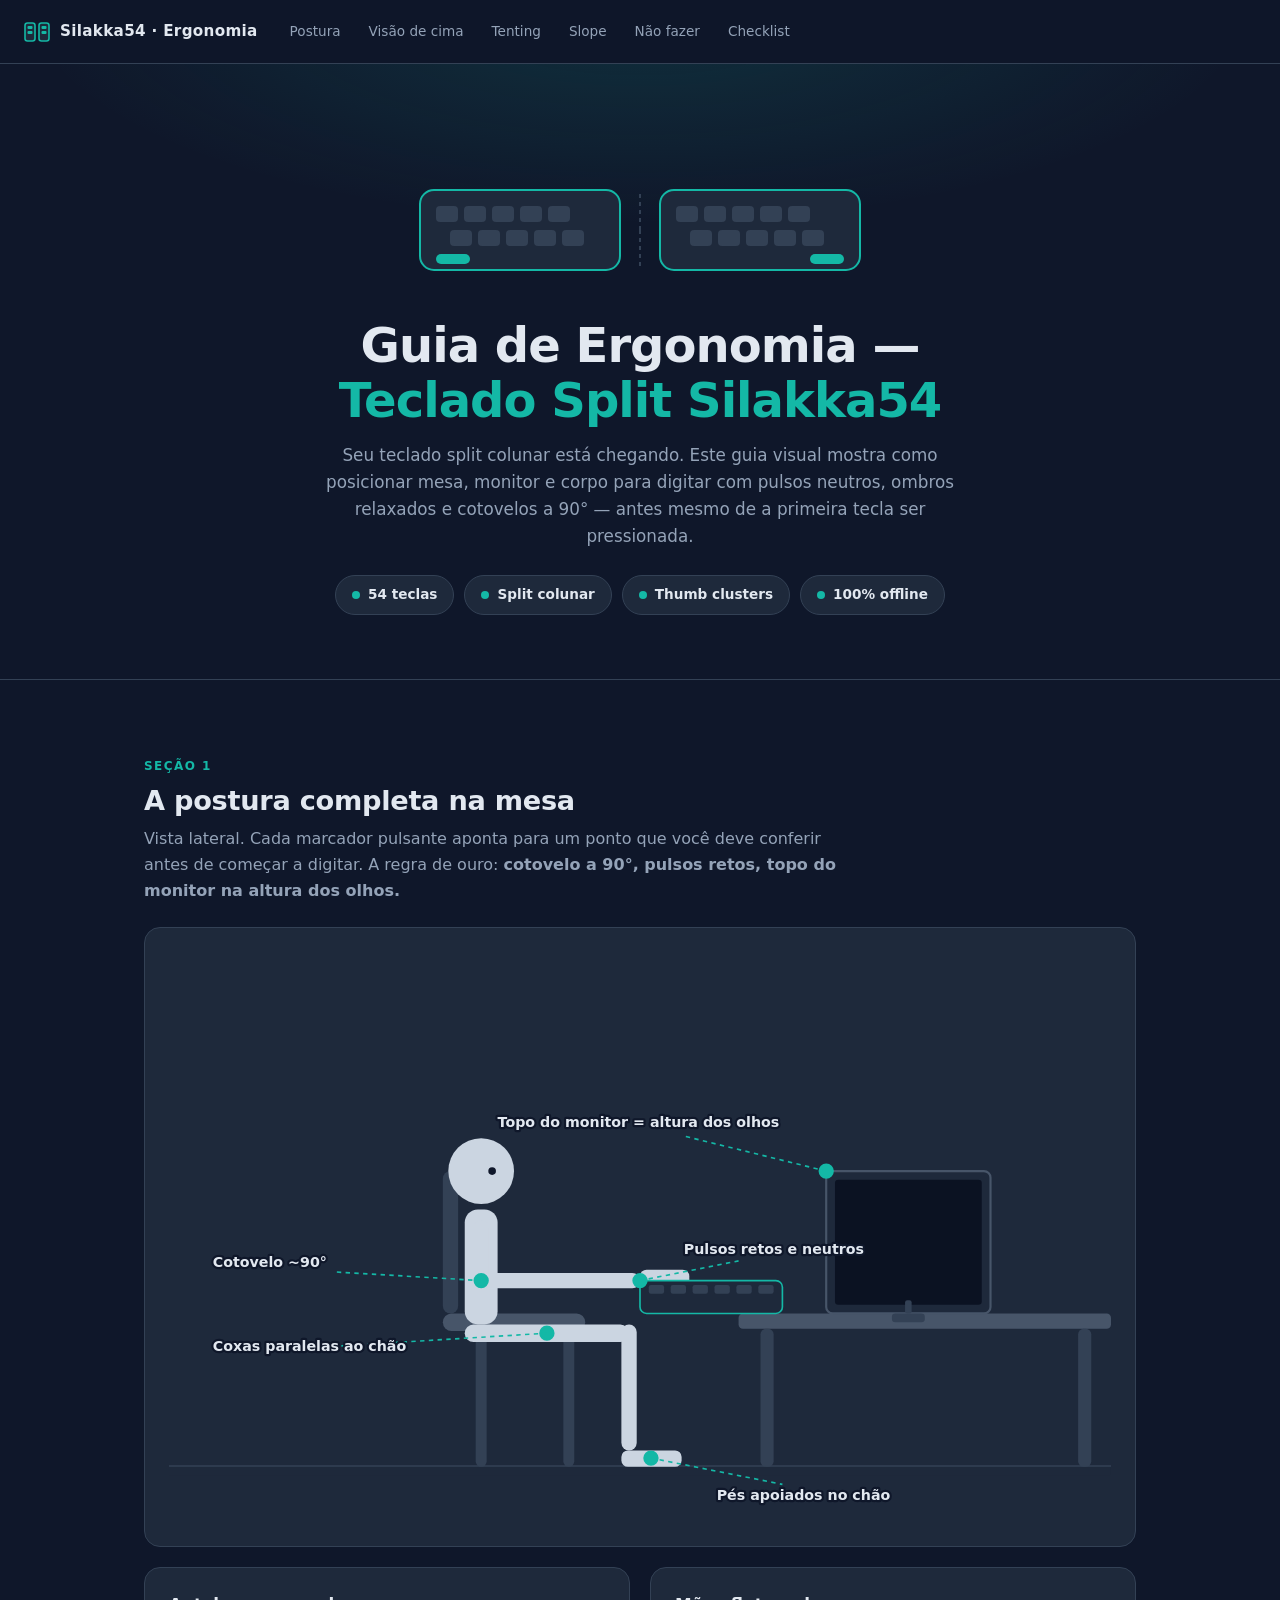
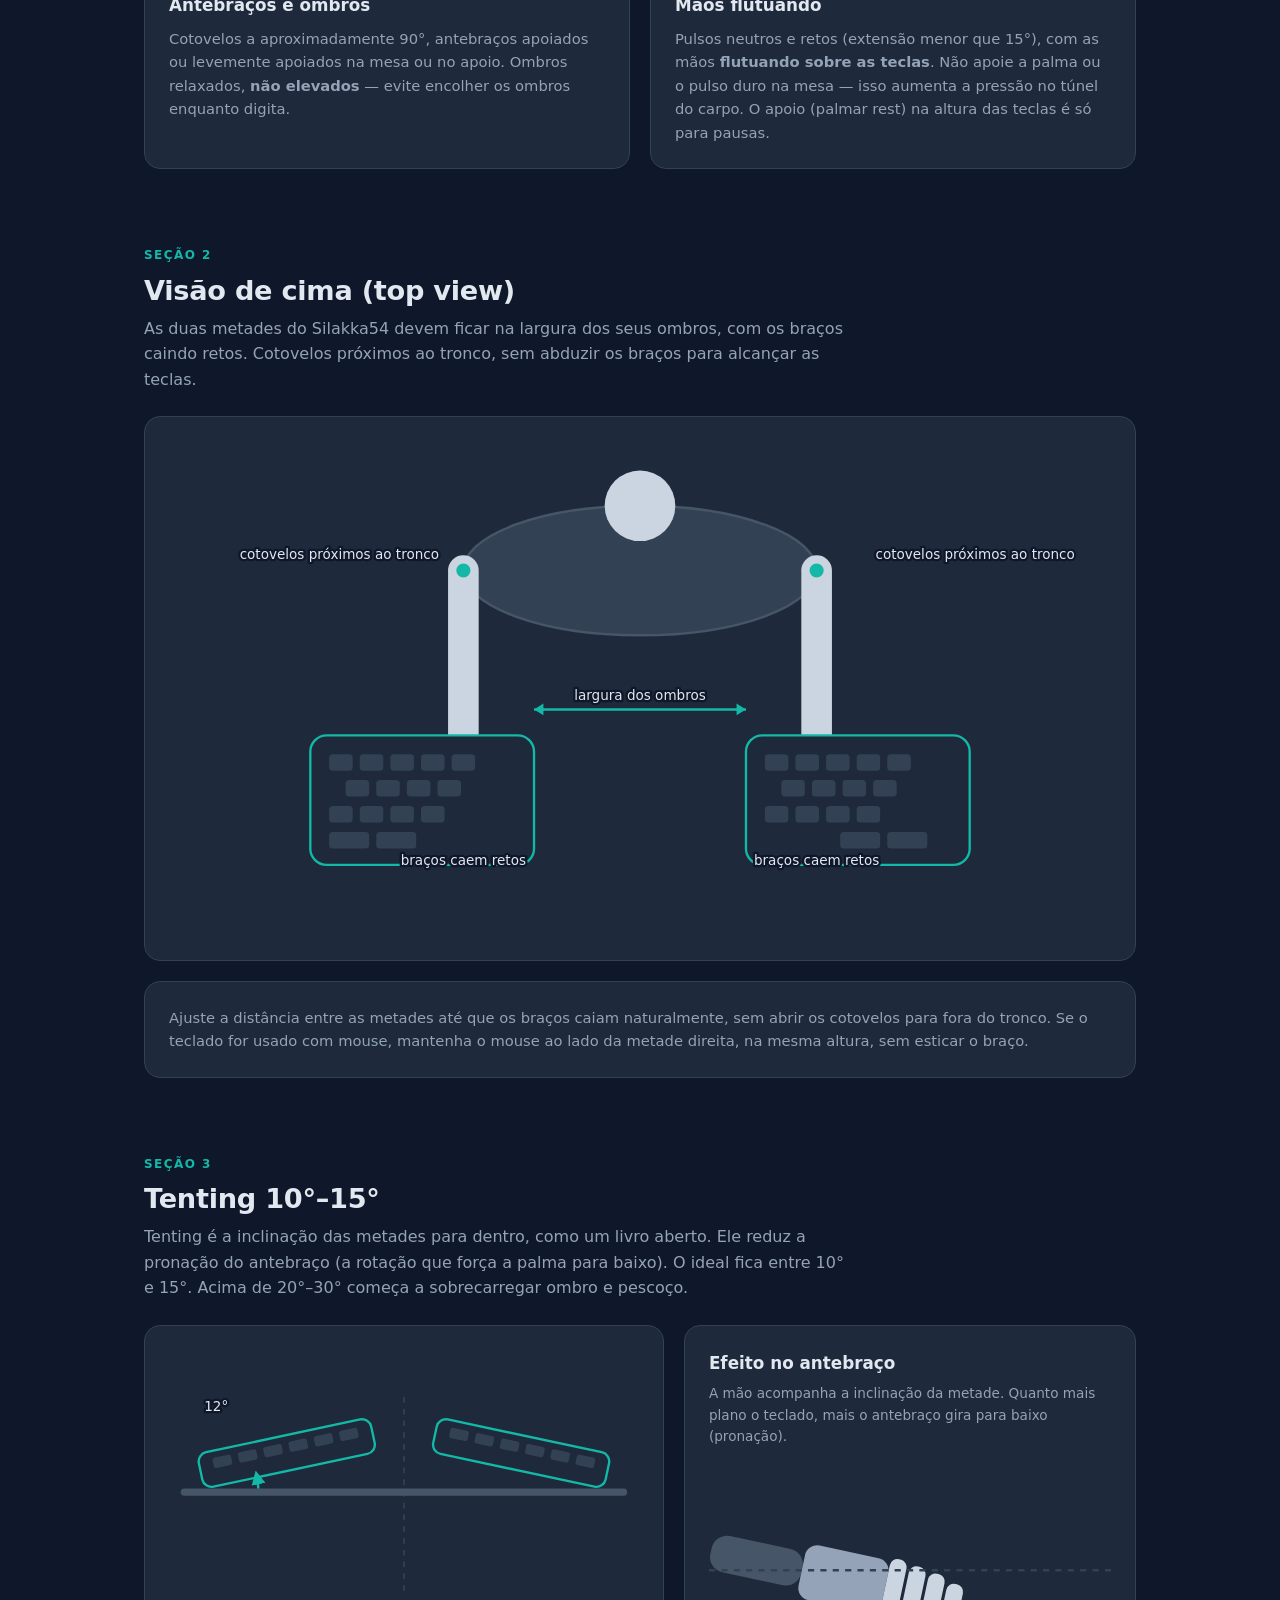
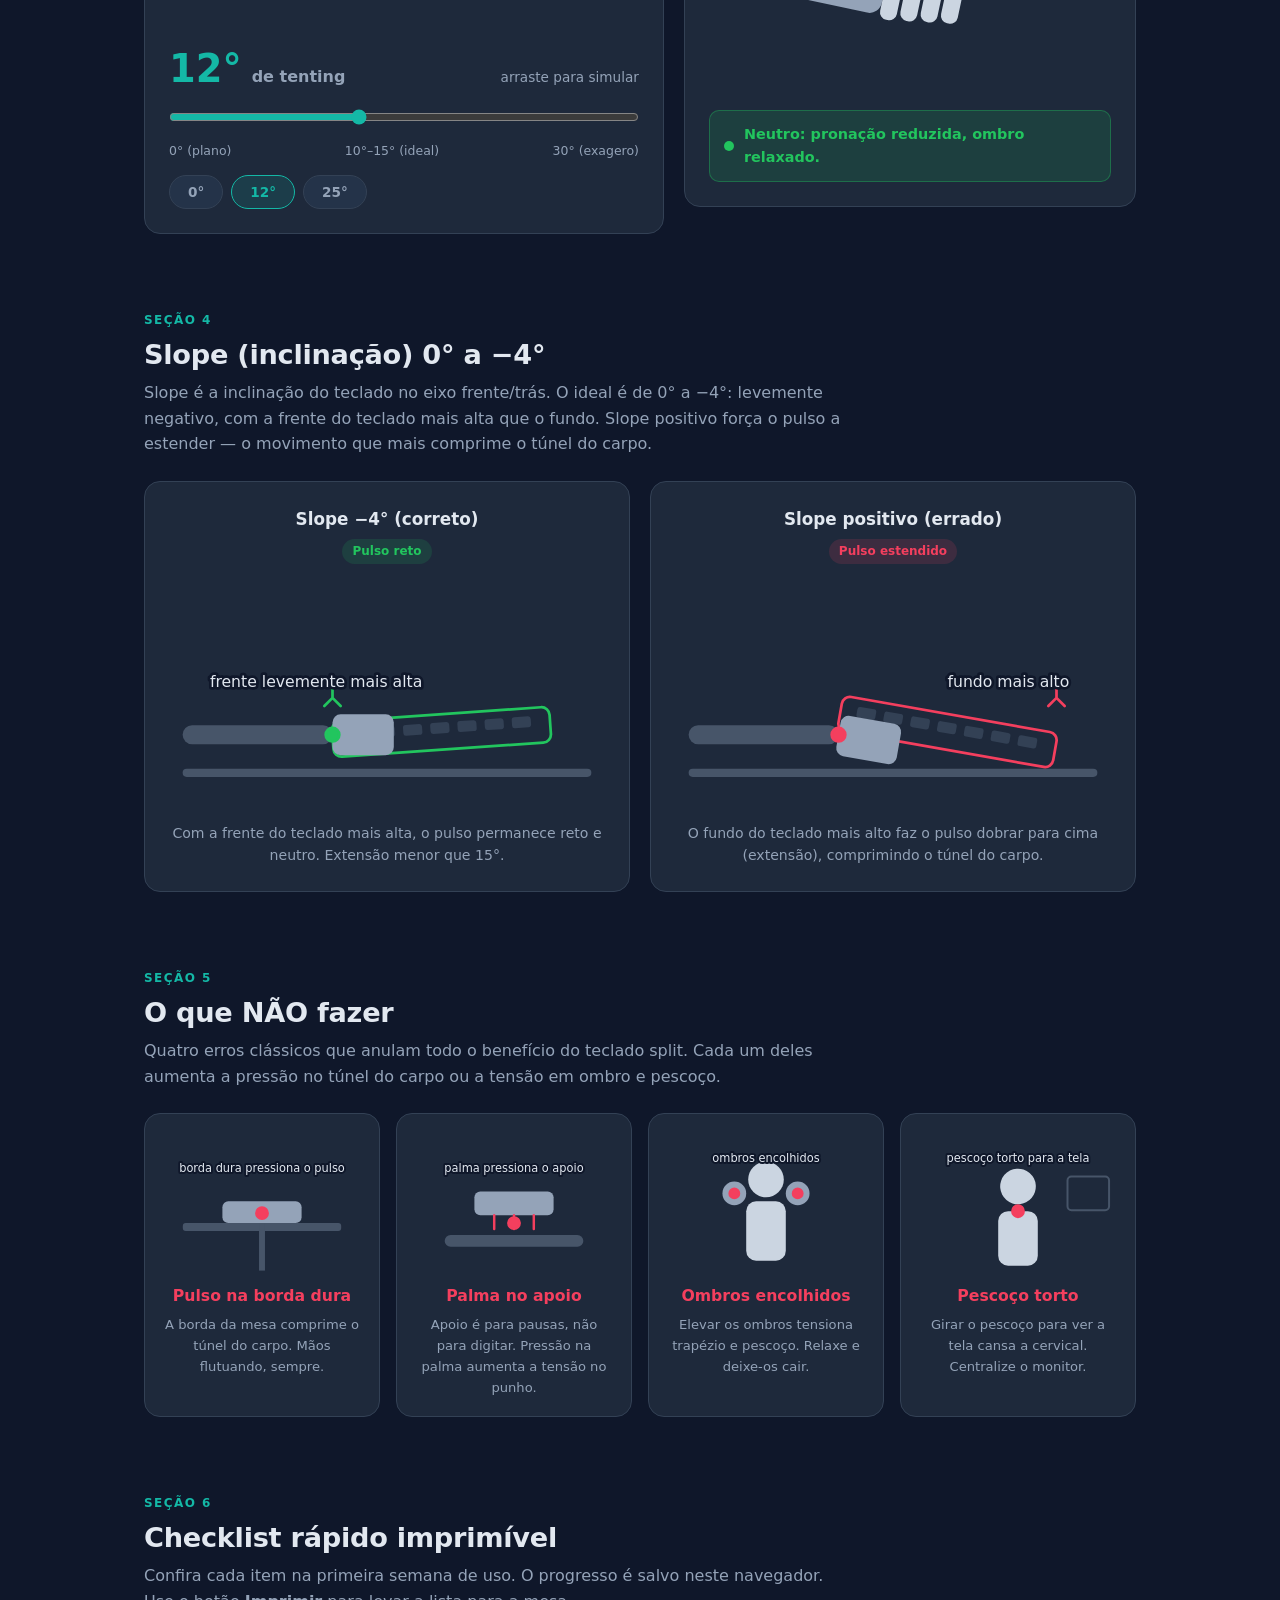
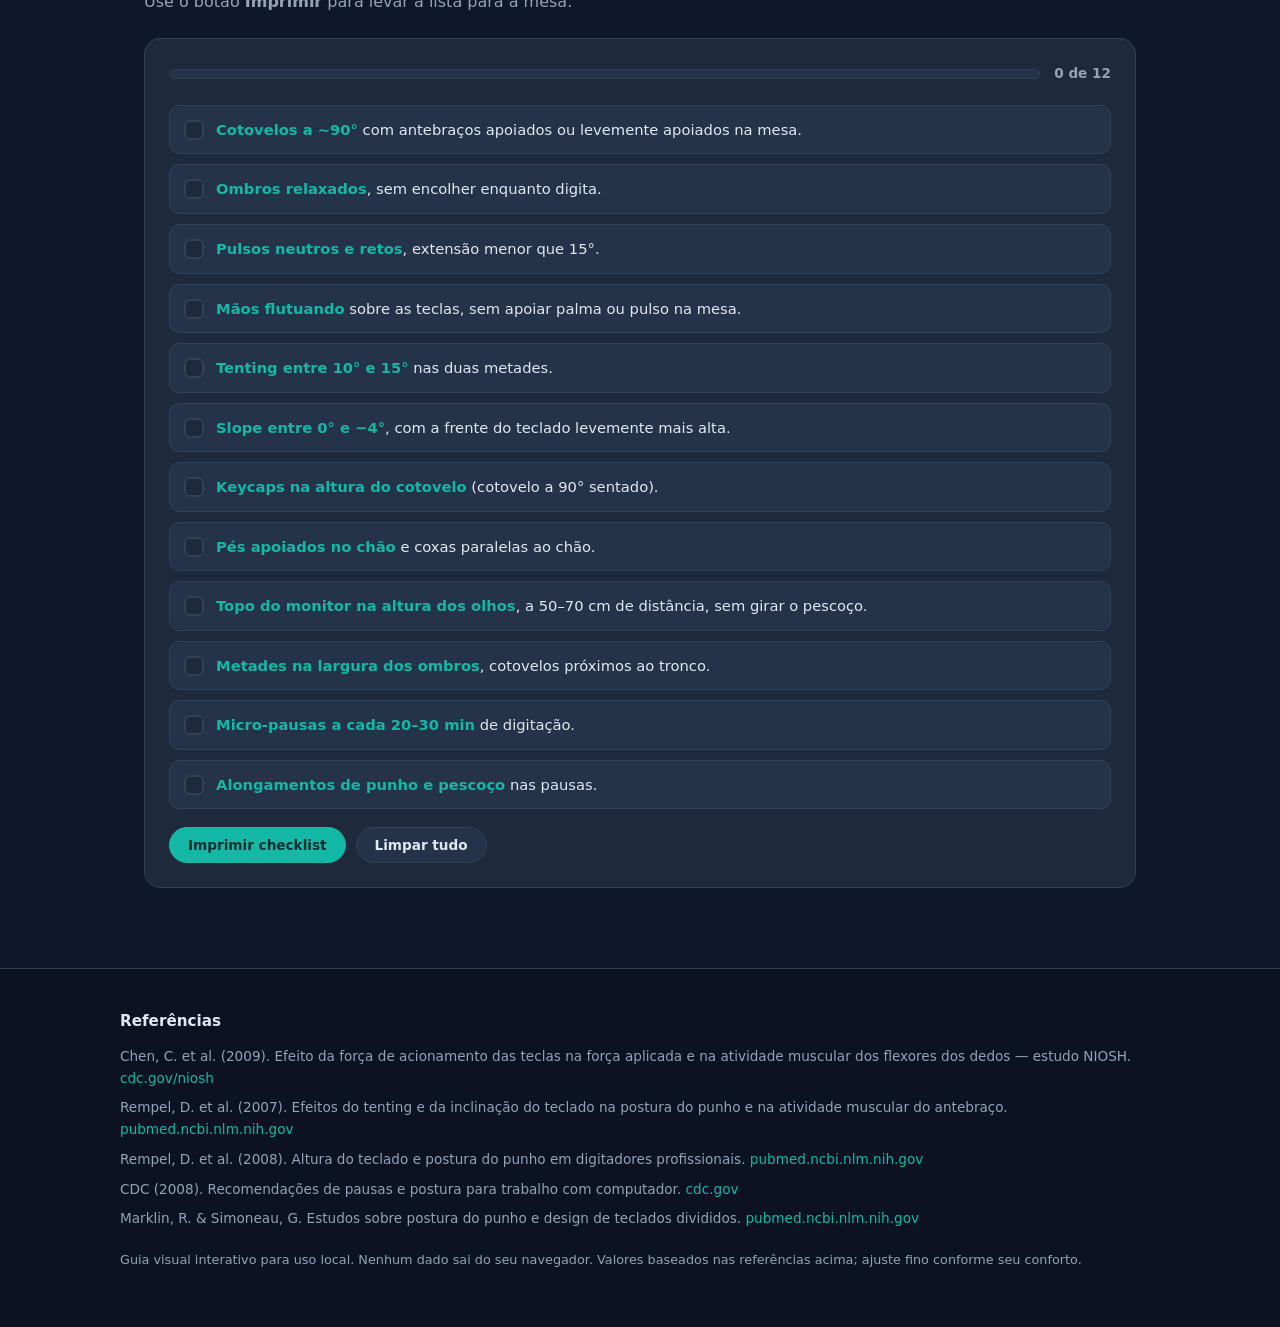
<file: 03-estudos/GUIA-ERGONOMIA-VISUAL.html>
<!DOCTYPE html>
<html lang="pt-BR">
<head>
<meta charset="UTF-8">
<meta name="viewport" content="width=device-width, initial-scale=1.0">
<meta name="description" content="Guia visual interativo de ergonomia para teclado split colunar Silakka54. Funciona 100% offline.">
<title>Guia de Ergonomia — Teclado Split Silakka54</title>
<style>
  :root {
    --bg: #0f172a;
    --card: #1e293b;
    --card-2: #243349;
    --border: #334155;
    --text: #e2e8f0;
    --muted: #94a3b8;
    --accent: #14b8a6;
    --accent-soft: rgba(20, 184, 166, 0.14);
    --alert: #f43f5e;
    --alert-soft: rgba(244, 63, 94, 0.14);
    --ok: #22c55e;
    --ok-soft: rgba(34, 197, 94, 0.14);
    --warn: #f59e0b;
    --warn-soft: rgba(245, 158, 11, 0.14);
    --radius: 16px;
    --radius-sm: 10px;
    --nav-h: 64px;
  }

  * { box-sizing: border-box; margin: 0; padding: 0; }

  html { scroll-behavior: smooth; }

  body {
    background: var(--bg);
    color: var(--text);
    font-family: system-ui, -apple-system, "Segoe UI", Roboto, "Helvetica Neue", Arial, sans-serif;
    line-height: 1.6;
    -webkit-font-smoothing: antialiased;
  }

  a { color: var(--accent); }

  /* ---------- Navegação ---------- */
  .skip-link {
    position: absolute;
    left: -9999px;
    top: 0;
    background: var(--accent);
    color: #042f2e;
    padding: 8px 16px;
    border-radius: 0 0 8px 0;
    font-weight: 600;
    z-index: 100;
  }
  .skip-link:focus { left: 0; }

  nav {
    position: sticky;
    top: 0;
    z-index: 50;
    height: var(--nav-h);
    display: flex;
    align-items: center;
    gap: 20px;
    padding: 0 24px;
    background: rgba(15, 23, 42, 0.85);
    backdrop-filter: blur(10px);
    border-bottom: 1px solid var(--border);
  }
  .nav-brand {
    display: flex;
    align-items: center;
    gap: 10px;
    font-weight: 700;
    font-size: 0.95rem;
    letter-spacing: 0.02em;
    white-space: nowrap;
  }
  .nav-brand svg { flex-shrink: 0; }
  .nav-links {
    display: flex;
    gap: 4px;
    overflow-x: auto;
    scrollbar-width: none;
  }
  .nav-links::-webkit-scrollbar { display: none; }
  .nav-links a {
    color: var(--muted);
    text-decoration: none;
    font-size: 0.85rem;
    font-weight: 500;
    padding: 6px 12px;
    border-radius: 999px;
    white-space: nowrap;
    transition: color 0.2s, background 0.2s;
  }
  .nav-links a:hover { color: var(--text); background: var(--card-2); }
  .nav-links a:focus-visible { outline: 2px solid var(--accent); outline-offset: 2px; }

  /* ---------- Layout ---------- */
  main { max-width: 1040px; margin: 0 auto; padding: 0 24px 80px; }

  section[id] { scroll-margin-top: calc(var(--nav-h) + 16px); }

  .section { margin-top: 72px; }

  .section-head { margin-bottom: 24px; }
  .section-head .kicker {
    display: inline-block;
    font-size: 0.75rem;
    font-weight: 700;
    letter-spacing: 0.12em;
    text-transform: uppercase;
    color: var(--accent);
    margin-bottom: 8px;
  }
  .section-head h2 { font-size: 1.7rem; line-height: 1.25; letter-spacing: -0.01em; }
  .section-head p { color: var(--muted); margin-top: 8px; max-width: 70ch; }

  .card {
    background: var(--card);
    border: 1px solid var(--border);
    border-radius: var(--radius);
    padding: 24px;
  }

  .grid-2 { display: grid; grid-template-columns: 1fr 1fr; gap: 20px; }
  .grid-4 { display: grid; grid-template-columns: repeat(4, 1fr); gap: 16px; }

  /* ---------- Hero ---------- */
  .hero {
    position: relative;
    overflow: hidden;
    padding: 72px 24px 64px;
    text-align: center;
    background:
      radial-gradient(ellipse 80% 60% at 50% -10%, rgba(20, 184, 166, 0.16), transparent 60%),
      var(--bg);
    border-bottom: 1px solid var(--border);
  }
  .hero-inner { max-width: 760px; margin: 0 auto; }
  .hero h1 {
    font-size: clamp(1.9rem, 4.5vw, 3rem);
    line-height: 1.15;
    letter-spacing: -0.02em;
    margin: 20px 0 14px;
  }
  .hero h1 .accent { color: var(--accent); }
  .hero p.lead { color: var(--muted); font-size: 1.05rem; max-width: 60ch; margin: 0 auto 26px; }
  .hero-badges { display: flex; flex-wrap: wrap; gap: 10px; justify-content: center; }
  .badge {
    display: inline-flex;
    align-items: center;
    gap: 8px;
    background: var(--card);
    border: 1px solid var(--border);
    border-radius: 999px;
    padding: 8px 16px;
    font-size: 0.85rem;
    font-weight: 600;
    color: var(--text);
  }
  .badge svg { flex-shrink: 0; }
  .badge .dot { width: 8px; height: 8px; border-radius: 50%; background: var(--accent); }

  .hero-keyboard { margin: 34px auto 0; max-width: 460px; }

  /* ---------- SVG helpers ---------- */
  svg text { font-family: system-ui, -apple-system, "Segoe UI", Roboto, Arial, sans-serif; }
  .svg-label {
    fill: var(--text);
    font-size: 13px;
    font-weight: 600;
    paint-order: stroke;
    stroke: var(--bg);
    stroke-width: 4px;
    stroke-linejoin: round;
  }
  .svg-label-sm { font-size: 11.5px; font-weight: 500; }
  .svg-muted { fill: var(--muted); }
  .svg-accent { fill: var(--accent); }
  .svg-alert { fill: var(--alert); }
  .svg-ok { fill: var(--ok); }

  .pulse-ring {
    fill: none;
    stroke: var(--accent);
    stroke-width: 2;
    transform-box: fill-box;
    transform-origin: center;
    animation: pulse 2.2s ease-out infinite;
  }
  .pulse-ring.alert { stroke: var(--alert); }
  .pulse-ring.ok { stroke: var(--ok); }
  @keyframes pulse {
    0%   { transform: scale(0.35); opacity: 0.9; }
    100% { transform: scale(2.4); opacity: 0; }
  }

  .dash-anim { stroke-dasharray: 6 6; animation: dashmove 1.4s linear infinite; }
  @keyframes dashmove { to { stroke-dashoffset: -12; } }

  .float-y { animation: floaty 4s ease-in-out infinite; }
  @keyframes floaty {
    0%, 100% { transform: translateY(0); }
    50%      { transform: translateY(-6px); }
  }

  /* ---------- Seção 1: postura ---------- */
  .posture-figure { width: 100%; height: auto; display: block; }

  /* ---------- Seção 3: tenting ---------- */
  .tent-layout { display: grid; grid-template-columns: 1.15fr 1fr; gap: 20px; align-items: start; }
  .tent-controls { margin-top: 18px; }
  .tent-readout {
    display: flex;
    align-items: baseline;
    gap: 10px;
    margin-bottom: 14px;
  }
  .tent-readout .value {
    font-size: 2.4rem;
    font-weight: 800;
    color: var(--accent);
    font-variant-numeric: tabular-nums;
    line-height: 1;
  }
  .tent-readout .unit { color: var(--muted); font-weight: 600; }
  .tent-readout .hint { color: var(--muted); font-size: 0.85rem; margin-left: auto; }

  input[type="range"] {
    width: 100%;
    accent-color: var(--accent);
    height: 28px;
    cursor: pointer;
  }
  .range-labels { display: flex; justify-content: space-between; color: var(--muted); font-size: 0.78rem; margin-top: 2px; }

  .tent-toggles { display: flex; gap: 8px; margin-top: 14px; flex-wrap: wrap; }
  .tent-toggle {
    background: var(--card-2);
    color: var(--muted);
    border: 1px solid var(--border);
    border-radius: 999px;
    padding: 8px 18px;
    font-size: 0.85rem;
    font-weight: 600;
    cursor: pointer;
    transition: all 0.2s;
    font-family: inherit;
  }
  .tent-toggle:hover { color: var(--text); border-color: var(--accent); }
  .tent-toggle.active {
    background: var(--accent-soft);
    color: var(--accent);
    border-color: var(--accent);
  }
  .tent-toggle:focus-visible { outline: 2px solid var(--accent); outline-offset: 2px; }

  .status {
    display: flex;
    align-items: center;
    gap: 10px;
    margin-top: 16px;
    padding: 12px 14px;
    border-radius: var(--radius-sm);
    font-size: 0.9rem;
    font-weight: 600;
    border: 1px solid transparent;
  }
  .status .status-dot { width: 10px; height: 10px; border-radius: 50%; flex-shrink: 0; }
  .status.ok   { background: var(--ok-soft);   color: var(--ok);   border-color: rgba(34,197,94,0.35); }
  .status.ok .status-dot   { background: var(--ok); }
  .status.warn { background: var(--warn-soft); color: var(--warn); border-color: rgba(245,158,11,0.35); }
  .status.warn .status-dot { background: var(--warn); }
  .status.bad  { background: var(--alert-soft); color: var(--alert); border-color: rgba(244,63,94,0.35); }
  .status.bad .status-dot  { background: var(--alert); }

  .hand-figure { width: 100%; height: auto; display: block; }

  /* ---------- Seção 4: slope ---------- */
  .slope-card { text-align: center; }
  .slope-card h3 { font-size: 1.05rem; margin-bottom: 4px; }
  .slope-card .tag {
    display: inline-block;
    font-size: 0.75rem;
    font-weight: 700;
    padding: 3px 10px;
    border-radius: 999px;
    margin-bottom: 14px;
  }
  .slope-card .tag.ok   { background: var(--ok-soft);   color: var(--ok); }
  .slope-card .tag.bad  { background: var(--alert-soft); color: var(--alert); }
  .slope-card p { color: var(--muted); font-size: 0.88rem; margin-top: 12px; }
  .slope-figure { width: 100%; height: auto; display: block; }

  /* ---------- Seção 5: não fazer ---------- */
  .dont-card {
    background: var(--card);
    border: 1px solid var(--border);
    border-radius: var(--radius);
    padding: 18px;
    text-align: center;
    transition: border-color 0.2s, transform 0.2s;
  }
  .dont-card:hover { border-color: rgba(244, 63, 94, 0.5); transform: translateY(-2px); }
  .dont-card h3 { font-size: 0.98rem; margin: 12px 0 6px; color: var(--alert); }
  .dont-card p { color: var(--muted); font-size: 0.82rem; }
  .dont-figure { width: 100%; height: auto; display: block; }

  /* ---------- Seção 6: checklist ---------- */
  .check-progress {
    display: flex;
    align-items: center;
    gap: 14px;
    margin-bottom: 20px;
  }
  .check-progress .bar {
    flex: 1;
    height: 10px;
    background: var(--card-2);
    border-radius: 999px;
    overflow: hidden;
    border: 1px solid var(--border);
  }
  .check-progress .bar-fill {
    height: 100%;
    width: 0%;
    background: linear-gradient(90deg, var(--accent), var(--ok));
    border-radius: 999px;
    transition: width 0.3s ease;
  }
  .check-progress .count { color: var(--muted); font-size: 0.85rem; font-weight: 600; white-space: nowrap; }

  .check-list { list-style: none; display: grid; gap: 10px; }
  .check-item {
    display: flex;
    align-items: flex-start;
    gap: 12px;
    background: var(--card-2);
    border: 1px solid var(--border);
    border-radius: var(--radius-sm);
    padding: 12px 14px;
    cursor: pointer;
    transition: border-color 0.2s, background 0.2s;
  }
  .check-item:hover { border-color: var(--accent); }
  .check-item input[type="checkbox"] {
    appearance: none;
    -webkit-appearance: none;
    width: 20px;
    height: 20px;
    flex-shrink: 0;
    margin-top: 2px;
    border: 2px solid var(--border);
    border-radius: 6px;
    background: var(--card);
    cursor: pointer;
    position: relative;
    transition: all 0.2s;
  }
  .check-item input[type="checkbox"]:checked {
    background: var(--accent);
    border-color: var(--accent);
  }
  .check-item input[type="checkbox"]:checked::after {
    content: "";
    position: absolute;
    left: 5px;
    top: 1px;
    width: 5px;
    height: 10px;
    border: solid #042f2e;
    border-width: 0 2.5px 2.5px 0;
    transform: rotate(45deg);
  }
  .check-item input[type="checkbox"]:focus-visible { outline: 2px solid var(--accent); outline-offset: 2px; }
  .check-item .check-text { font-size: 0.92rem; }
  .check-item .check-text strong { color: var(--accent); font-weight: 700; }
  .check-item.checked .check-text { color: var(--muted); }

  .check-actions { display: flex; gap: 10px; margin-top: 18px; flex-wrap: wrap; }
  .btn {
    font-family: inherit;
    font-size: 0.85rem;
    font-weight: 600;
    padding: 9px 18px;
    border-radius: 999px;
    border: 1px solid var(--border);
    background: var(--card-2);
    color: var(--text);
    cursor: pointer;
    transition: all 0.2s;
  }
  .btn:hover { border-color: var(--accent); color: var(--accent); }
  .btn.primary { background: var(--accent); border-color: var(--accent); color: #042f2e; }
  .btn.primary:hover { background: #2dd4bf; color: #042f2e; }
  .btn:focus-visible { outline: 2px solid var(--accent); outline-offset: 2px; }

  /* ---------- Rodapé ---------- */
  footer {
    border-top: 1px solid var(--border);
    padding: 40px 24px 56px;
    background: #0b1222;
  }
  .footer-inner { max-width: 1040px; margin: 0 auto; }
  footer h3 { font-size: 0.95rem; margin-bottom: 12px; }
  .refs { list-style: none; display: grid; gap: 8px; }
  .refs li { color: var(--muted); font-size: 0.85rem; }
  .refs a { color: var(--accent); text-decoration: none; }
  .refs a:hover { text-decoration: underline; }
  .footer-note { margin-top: 20px; color: var(--muted); font-size: 0.8rem; }

  /* ---------- Reveal ---------- */
  .reveal { opacity: 0; transform: translateY(18px); transition: opacity 0.6s ease, transform 0.6s ease; }
  .reveal.visible { opacity: 1; transform: none; }

  /* ---------- Responsivo ---------- */
  @media (max-width: 860px) {
    .grid-2, .tent-layout { grid-template-columns: 1fr; }
    .grid-4 { grid-template-columns: repeat(2, 1fr); }
    .nav-brand span { display: none; }
  }
  @media (max-width: 520px) {
    .grid-4 { grid-template-columns: 1fr; }
    main { padding: 0 16px 60px; }
    .hero { padding: 48px 16px 44px; }
  }

  /* ---------- Impressão ---------- */
  @media print {
    html { scroll-behavior: auto; }
    body { background: #fff; color: #111; }
    nav, .hero, footer, .section:not(#checklist) { display: none !important; }
    main { padding: 0; max-width: none; }
    #checklist { margin-top: 0; }
    #checklist .card { background: #fff; border: 1px solid #bbb; box-shadow: none; }
    #checklist .section-head h2, #checklist .section-head p { color: #111; }
    #checklist .section-head .kicker { color: #0d9488; }
    .check-item { background: #fff; border: 1px solid #bbb; break-inside: avoid; }
    .check-item .check-text { color: #111; }
    .check-progress .bar { border-color: #bbb; }
    .check-actions { display: none; }
  }

  /* ---------- Reduced motion ---------- */
  @media (prefers-reduced-motion: reduce) {
    html { scroll-behavior: auto; }
    *, *::before, *::after {
      animation-duration: 0.01ms !important;
      animation-iteration-count: 1 !important;
      transition-duration: 0.01ms !important;
    }
    .reveal { opacity: 1; transform: none; }
  }
</style>
</head>
<body>

<a class="skip-link" href="#postura">Pular para o conteúdo</a>

<nav aria-label="Navegação principal">
  <div class="nav-brand">
    <svg width="26" height="26" viewBox="0 0 26 26" fill="none" aria-hidden="true">
      <rect x="1" y="4" width="10" height="18" rx="2.5" fill="#1e293b" stroke="#14b8a6" stroke-width="1.6"/>
      <rect x="15" y="4" width="10" height="18" rx="2.5" fill="#1e293b" stroke="#14b8a6" stroke-width="1.6"/>
      <rect x="3.5" y="7" width="5" height="3" rx="1" fill="#14b8a6"/>
      <rect x="3.5" y="12" width="5" height="3" rx="1" fill="#14b8a6"/>
      <rect x="17.5" y="7" width="5" height="3" rx="1" fill="#14b8a6"/>
      <rect x="17.5" y="12" width="5" height="3" rx="1" fill="#14b8a6"/>
    </svg>
    <span>Silakka54 · Ergonomia</span>
  </div>
  <div class="nav-links">
    <a href="#postura">Postura</a>
    <a href="#topview">Visão de cima</a>
    <a href="#tenting">Tenting</a>
    <a href="#slope">Slope</a>
    <a href="#nao-fazer">Não fazer</a>
    <a href="#checklist">Checklist</a>
  </div>
</nav>

<header class="hero">
  <div class="hero-inner">
    <svg class="hero-keyboard" viewBox="0 0 460 120" fill="none" aria-hidden="true">
      <rect x="10" y="20" width="200" height="80" rx="14" fill="#1e293b" stroke="#14b8a6" stroke-width="2"/>
      <rect x="250" y="20" width="200" height="80" rx="14" fill="#1e293b" stroke="#14b8a6" stroke-width="2"/>
      <g fill="#334155">
        <rect x="26" y="36" width="22" height="16" rx="4"/>
        <rect x="54" y="36" width="22" height="16" rx="4"/>
        <rect x="82" y="36" width="22" height="16" rx="4"/>
        <rect x="110" y="36" width="22" height="16" rx="4"/>
        <rect x="138" y="36" width="22" height="16" rx="4"/>
        <rect x="40" y="60" width="22" height="16" rx="4"/>
        <rect x="68" y="60" width="22" height="16" rx="4"/>
        <rect x="96" y="60" width="22" height="16" rx="4"/>
        <rect x="124" y="60" width="22" height="16" rx="4"/>
        <rect x="152" y="60" width="22" height="16" rx="4"/>
        <rect x="266" y="36" width="22" height="16" rx="4"/>
        <rect x="294" y="36" width="22" height="16" rx="4"/>
        <rect x="322" y="36" width="22" height="16" rx="4"/>
        <rect x="350" y="36" width="22" height="16" rx="4"/>
        <rect x="378" y="36" width="22" height="16" rx="4"/>
        <rect x="280" y="60" width="22" height="16" rx="4"/>
        <rect x="308" y="60" width="22" height="16" rx="4"/>
        <rect x="336" y="60" width="22" height="16" rx="4"/>
        <rect x="364" y="60" width="22" height="16" rx="4"/>
        <rect x="392" y="60" width="22" height="16" rx="4"/>
      </g>
      <g fill="#14b8a6">
        <rect x="26" y="84" width="34" height="10" rx="5"/>
        <rect x="400" y="84" width="34" height="10" rx="5"/>
      </g>
      <path d="M 230 60 L 230 20" stroke="#334155" stroke-width="2" stroke-dasharray="4 4"/>
      <path d="M 230 60 L 230 100" stroke="#334155" stroke-width="2" stroke-dasharray="4 4"/>
    </svg>
    <h1>Guia de Ergonomia — <span class="accent">Teclado Split Silakka54</span></h1>
    <p class="lead">Seu teclado split colunar está chegando. Este guia visual mostra como posicionar mesa, monitor e corpo para digitar com pulsos neutros, ombros relaxados e cotovelos a 90° — antes mesmo de a primeira tecla ser pressionada.</p>
    <div class="hero-badges">
      <span class="badge"><span class="dot"></span>54 teclas</span>
      <span class="badge"><span class="dot"></span>Split colunar</span>
      <span class="badge"><span class="dot"></span>Thumb clusters</span>
      <span class="badge"><span class="dot"></span>100% offline</span>
    </div>
  </div>
</header>

<main id="conteudo">

  <!-- ============ SEÇÃO 1: POSTURA COMPLETA ============ -->
  <section class="section" id="postura" aria-labelledby="postura-titulo">
    <div class="section-head reveal">
      <span class="kicker">Seção 1</span>
      <h2 id="postura-titulo">A postura completa na mesa</h2>
      <p>Vista lateral. Cada marcador pulsante aponta para um ponto que você deve conferir antes de começar a digitar. A regra de ouro: <strong>cotovelo a 90°, pulsos retos, topo do monitor na altura dos olhos.</strong></p>
    </div>

    <div class="card reveal">
      <svg class="posture-figure" viewBox="0 0 860 520" role="img" aria-label="Ilustração lateral de pessoa sentada em postura ergonômica: topo do monitor na altura dos olhos, cotovelo a 90 graus, pulsos retos, pés apoiados no chão.">
        <!-- Chão -->
        <line x1="0" y1="470" x2="860" y2="470" stroke="#334155" stroke-width="3"/>
        <line x1="0" y1="474" x2="860" y2="474" stroke="#1e293b" stroke-width="8"/>

        <!-- Cadeira -->
        <rect x="250" y="200" width="14" height="130" rx="7" fill="#334155"/>
        <rect x="250" y="330" width="130" height="16" rx="8" fill="#475569"/>
        <rect x="280" y="346" width="10" height="124" rx="5" fill="#334155"/>
        <rect x="360" y="346" width="10" height="124" rx="5" fill="#334155"/>

        <!-- Pessoa -->
        <g fill="#cbd5e1">
          <circle cx="285" cy="200" r="30"/>
          <rect x="270" y="235" width="30" height="105" rx="12"/>
          <rect x="278" y="245" width="14" height="55" rx="7"/>
          <rect x="285" y="293" width="145" height="14" rx="7"/>
          <rect x="430" y="290" width="45" height="20" rx="6"/>
          <rect x="270" y="340" width="150" height="16" rx="8"/>
          <rect x="413" y="340" width="14" height="115" rx="7"/>
          <rect x="413" y="455" width="55" height="15" rx="6"/>
        </g>
        <circle cx="295" cy="200" r="3.5" fill="#0f172a"/>

        <!-- Mesa -->
        <rect x="520" y="330" width="340" height="14" rx="4" fill="#475569"/>
        <rect x="540" y="344" width="12" height="126" rx="5" fill="#334155"/>
        <rect x="830" y="344" width="12" height="126" rx="5" fill="#334155"/>

        <!-- Monitor -->
        <rect x="600" y="200" width="150" height="130" rx="6" fill="#1e293b" stroke="#475569" stroke-width="2"/>
        <rect x="608" y="208" width="134" height="114" rx="3" fill="#0b1222"/>
        <rect x="660" y="330" width="30" height="8" rx="3" fill="#334155"/>
        <rect x="672" y="318" width="6" height="12" rx="2" fill="#334155"/>

        <!-- Teclado -->
        <rect x="430" y="300" width="130" height="30" rx="6" fill="#1e293b" stroke="#14b8a6" stroke-width="1.5"/>
        <g fill="#334155">
          <rect x="438" y="304" width="14" height="8" rx="2"/>
          <rect x="458" y="304" width="14" height="8" rx="2"/>
          <rect x="478" y="304" width="14" height="8" rx="2"/>
          <rect x="498" y="304" width="14" height="8" rx="2"/>
          <rect x="518" y="304" width="14" height="8" rx="2"/>
          <rect x="538" y="304" width="14" height="8" rx="2"/>
        </g>

        <!-- Marcadores pulsantes -->
        <g>
          <circle cx="600" cy="200" r="6" fill="#14b8a6"/>
          <circle class="pulse-ring" cx="600" cy="200" r="6"/>
        </g>
        <g>
          <circle cx="285" cy="300" r="6" fill="#14b8a6"/>
          <circle class="pulse-ring" cx="285" cy="300" r="6"/>
        </g>
        <g>
          <circle cx="430" cy="300" r="6" fill="#14b8a6"/>
          <circle class="pulse-ring" cx="430" cy="300" r="6"/>
        </g>
        <g>
          <circle cx="440" cy="462" r="6" fill="#14b8a6"/>
          <circle class="pulse-ring" cx="440" cy="462" r="6"/>
        </g>
        <g>
          <circle cx="345" cy="348" r="6" fill="#14b8a6"/>
          <circle class="pulse-ring" cx="345" cy="348" r="6"/>
        </g>

        <!-- Labels -->
        <g>
          <line x1="600" y1="200" x2="470" y2="168" stroke="#14b8a6" stroke-width="1.5" stroke-dasharray="4 4"/>
          <text class="svg-label" x="300" y="160">Topo do monitor = altura dos olhos</text>
        </g>
        <g>
          <line x1="285" y1="300" x2="150" y2="292" stroke="#14b8a6" stroke-width="1.5" stroke-dasharray="4 4"/>
          <text class="svg-label" x="40" y="288">Cotovelo ~90°</text>
        </g>
        <g>
          <line x1="430" y1="300" x2="520" y2="282" stroke="#14b8a6" stroke-width="1.5" stroke-dasharray="4 4"/>
          <text class="svg-label" x="470" y="276">Pulsos retos e neutros</text>
        </g>
        <g>
          <line x1="440" y1="462" x2="560" y2="486" stroke="#14b8a6" stroke-width="1.5" stroke-dasharray="4 4"/>
          <text class="svg-label" x="500" y="500">Pés apoiados no chão</text>
        </g>
        <g>
          <line x1="345" y1="348" x2="150" y2="360" stroke="#14b8a6" stroke-width="1.5" stroke-dasharray="4 4"/>
          <text class="svg-label" x="40" y="364">Coxas paralelas ao chão</text>
        </g>
      </svg>
    </div>

    <div class="grid-2" style="margin-top:20px;">
      <div class="card reveal">
        <h3 style="font-size:1.05rem; margin-bottom:8px;">Antebraços e ombros</h3>
        <p style="color:var(--muted); font-size:0.92rem;">Cotovelos a aproximadamente 90°, antebraços apoiados ou levemente apoiados na mesa ou no apoio. Ombros relaxados, <strong>não elevados</strong> — evite encolher os ombros enquanto digita.</p>
      </div>
      <div class="card reveal">
        <h3 style="font-size:1.05rem; margin-bottom:8px;">Mãos flutuando</h3>
        <p style="color:var(--muted); font-size:0.92rem;">Pulsos neutros e retos (extensão menor que 15°), com as mãos <strong>flutuando sobre as teclas</strong>. Não apoie a palma ou o pulso duro na mesa — isso aumenta a pressão no túnel do carpo. O apoio (palmar rest) na altura das teclas é só para pausas.</p>
      </div>
    </div>
  </section>

  <!-- ============ SEÇÃO 2: VISÃO DE CIMA ============ -->
  <section class="section" id="topview" aria-labelledby="topview-titulo">
    <div class="section-head reveal">
      <span class="kicker">Seção 2</span>
      <h2 id="topview-titulo">Visão de cima (top view)</h2>
      <p>As duas metades do Silakka54 devem ficar na largura dos seus ombros, com os braços caindo retos. Cotovelos próximos ao tronco, sem abduzir os braços para alcançar as teclas.</p>
    </div>

    <div class="card reveal">
      <svg class="posture-figure" viewBox="0 0 800 420" role="img" aria-label="Vista de cima: metades do teclado alinhadas à largura dos ombros, braços caindo retos.">
        <!-- Guias verticais -->
        <line x1="250" y1="110" x2="250" y2="300" stroke="#14b8a6" stroke-width="1.5" stroke-dasharray="5 5" opacity="0.6"/>
        <line x1="550" y1="110" x2="550" y2="300" stroke="#14b8a6" stroke-width="1.5" stroke-dasharray="5 5" opacity="0.6"/>

        <!-- Ombros e cabeça -->
        <ellipse cx="400" cy="110" rx="150" ry="55" fill="#334155" stroke="#475569" stroke-width="2"/>
        <circle cx="400" cy="55" r="30" fill="#cbd5e1"/>

        <!-- Braços -->
        <line x1="250" y1="110" x2="250" y2="300" stroke="#cbd5e1" stroke-width="26" stroke-linecap="round"/>
        <line x1="550" y1="110" x2="550" y2="300" stroke="#cbd5e1" stroke-width="26" stroke-linecap="round"/>
        <circle cx="250" cy="312" r="17" fill="#94a3b8"/>
        <circle cx="550" cy="312" r="17" fill="#94a3b8"/>

        <!-- Metades do teclado -->
        <g>
          <rect x="120" y="250" width="190" height="110" rx="14" fill="#1e293b" stroke="#14b8a6" stroke-width="2"/>
          <g fill="#334155">
            <rect x="136" y="266" width="20" height="14" rx="3"/>
            <rect x="162" y="266" width="20" height="14" rx="3"/>
            <rect x="188" y="266" width="20" height="14" rx="3"/>
            <rect x="214" y="266" width="20" height="14" rx="3"/>
            <rect x="240" y="266" width="20" height="14" rx="3"/>
            <rect x="150" y="288" width="20" height="14" rx="3"/>
            <rect x="176" y="288" width="20" height="14" rx="3"/>
            <rect x="202" y="288" width="20" height="14" rx="3"/>
            <rect x="228" y="288" width="20" height="14" rx="3"/>
            <rect x="136" y="310" width="20" height="14" rx="3"/>
            <rect x="162" y="310" width="20" height="14" rx="3"/>
            <rect x="188" y="310" width="20" height="14" rx="3"/>
            <rect x="214" y="310" width="20" height="14" rx="3"/>
            <rect x="136" y="332" width="34" height="14" rx="3"/>
            <rect x="176" y="332" width="34" height="14" rx="3"/>
          </g>
        </g>
        <g>
          <rect x="490" y="250" width="190" height="110" rx="14" fill="#1e293b" stroke="#14b8a6" stroke-width="2"/>
          <g fill="#334155">
            <rect x="506" y="266" width="20" height="14" rx="3"/>
            <rect x="532" y="266" width="20" height="14" rx="3"/>
            <rect x="558" y="266" width="20" height="14" rx="3"/>
            <rect x="584" y="266" width="20" height="14" rx="3"/>
            <rect x="610" y="266" width="20" height="14" rx="3"/>
            <rect x="520" y="288" width="20" height="14" rx="3"/>
            <rect x="546" y="288" width="20" height="14" rx="3"/>
            <rect x="572" y="288" width="20" height="14" rx="3"/>
            <rect x="598" y="288" width="20" height="14" rx="3"/>
            <rect x="506" y="310" width="20" height="14" rx="3"/>
            <rect x="532" y="310" width="20" height="14" rx="3"/>
            <rect x="558" y="310" width="20" height="14" rx="3"/>
            <rect x="584" y="310" width="20" height="14" rx="3"/>
            <rect x="610" y="332" width="34" height="14" rx="3"/>
            <rect x="570" y="332" width="34" height="14" rx="3"/>
          </g>
        </g>

        <!-- Setas de largura -->
        <g>
          <line x1="310" y1="228" x2="490" y2="228" stroke="#14b8a6" stroke-width="2"/>
          <path d="M 310 228 l 8 -5 v 10 z" fill="#14b8a6"/>
          <path d="M 490 228 l -8 -5 v 10 z" fill="#14b8a6"/>
          <text class="svg-label svg-label-sm" x="400" y="220" text-anchor="middle">largura dos ombros</text>
        </g>

        <!-- Labels -->
        <g>
          <circle cx="250" cy="110" r="5" fill="#14b8a6"/>
          <circle class="pulse-ring" cx="250" cy="110" r="5"/>
          <text class="svg-label svg-label-sm" x="60" y="100">cotovelos próximos ao tronco</text>
        </g>
        <g>
          <circle cx="550" cy="110" r="5" fill="#14b8a6"/>
          <circle class="pulse-ring" cx="550" cy="110" r="5"/>
          <text class="svg-label svg-label-sm" x="600" y="100">cotovelos próximos ao tronco</text>
        </g>
        <g>
          <text class="svg-label svg-label-sm" x="250" y="360" text-anchor="middle">braços caem retos</text>
        </g>
        <g>
          <text class="svg-label svg-label-sm" x="550" y="360" text-anchor="middle">braços caem retos</text>
        </g>
      </svg>
    </div>

    <div class="card reveal" style="margin-top:20px;">
      <p style="color:var(--muted); font-size:0.92rem;">Ajuste a distância entre as metades até que os braços caiam naturalmente, sem abrir os cotovelos para fora do tronco. Se o teclado for usado com mouse, mantenha o mouse ao lado da metade direita, na mesma altura, sem esticar o braço.</p>
    </div>
  </section>

  <!-- ============ SEÇÃO 3: TENTING ============ -->
  <section class="section" id="tenting" aria-labelledby="tenting-titulo">
    <div class="section-head reveal">
      <span class="kicker">Seção 3</span>
      <h2 id="tenting-titulo">Tenting 10°–15°</h2>
      <p>Tenting é a inclinação das metades para dentro, como um livro aberto. Ele reduz a pronação do antebraço (a rotação que força a palma para baixo). O ideal fica entre 10° e 15°. Acima de 20°–30° começa a sobrecarregar ombro e pescoço.</p>
    </div>

    <div class="tent-layout">
      <div class="card reveal">
        <svg class="posture-figure" viewBox="0 0 400 240" role="img" aria-label="Diagrama frontal do teclado dividido, mostrando o ângulo de tenting das duas metades.">
          <defs>
            <marker id="arrow-teal" viewBox="0 0 10 10" refX="5" refY="5" markerWidth="6" markerHeight="6" orient="auto-start-reverse">
              <path d="M 0 0 L 10 5 L 0 10 z" fill="#14b8a6"/>
            </marker>
          </defs>

          <!-- Linha central -->
          <line x1="200" y1="40" x2="200" y2="210" stroke="#334155" stroke-width="1.5" stroke-dasharray="5 5"/>

          <!-- Base da mesa -->
          <rect x="10" y="118" width="380" height="6" rx="3" fill="#475569"/>

          <!-- Metade esquerda -->
          <g id="halfLeft" style="transform-origin: 30px 118px;">
            <rect x="30" y="88" width="150" height="30" rx="8" fill="#1e293b" stroke="#14b8a6" stroke-width="2"/>
            <g fill="#334155">
              <rect x="42" y="94" width="16" height="9" rx="2"/>
              <rect x="64" y="94" width="16" height="9" rx="2"/>
              <rect x="86" y="94" width="16" height="9" rx="2"/>
              <rect x="108" y="94" width="16" height="9" rx="2"/>
              <rect x="130" y="94" width="16" height="9" rx="2"/>
              <rect x="152" y="94" width="16" height="9" rx="2"/>
            </g>
          </g>

          <!-- Metade direita -->
          <g id="halfRight" style="transform-origin: 370px 118px;">
            <rect x="220" y="88" width="150" height="30" rx="8" fill="#1e293b" stroke="#14b8a6" stroke-width="2"/>
            <g fill="#334155">
              <rect x="232" y="94" width="16" height="9" rx="2"/>
              <rect x="254" y="94" width="16" height="9" rx="2"/>
              <rect x="276" y="94" width="16" height="9" rx="2"/>
              <rect x="298" y="94" width="16" height="9" rx="2"/>
              <rect x="320" y="94" width="16" height="9" rx="2"/>
              <rect x="342" y="94" width="16" height="9" rx="2"/>
            </g>
          </g>

          <!-- Arco do ângulo -->
          <path id="tentArc" d="M 76 118 A 46 46 0 0 0 76 118" fill="none" stroke="#14b8a6" stroke-width="2" marker-end="url(#arrow-teal)"/>
          <text id="tentArcLabel" class="svg-label svg-label-sm" x="30" y="52">12°</text>
        </svg>

        <div class="tent-controls">
          <div class="tent-readout">
            <span class="value" id="tentAngle" aria-live="polite">12°</span>
            <span class="unit">de tenting</span>
            <span class="hint">arraste para simular</span>
          </div>
          <label for="tentSlider" class="visually-hidden" style="position:absolute;left:-9999px;">Ângulo de tenting</label>
          <input type="range" id="tentSlider" min="0" max="30" step="1" value="12" aria-label="Ângulo de tenting em graus, de 0 a 30">
          <div class="range-labels">
            <span>0° (plano)</span>
            <span>10°–15° (ideal)</span>
            <span>30° (exagero)</span>
          </div>
          <div class="tent-toggles" role="group" aria-label="Predefinições de tenting">
            <button class="tent-toggle" type="button" data-angle="0">0°</button>
            <button class="tent-toggle active" type="button" data-angle="12">12°</button>
            <button class="tent-toggle" type="button" data-angle="25">25°</button>
          </div>
        </div>
      </div>

      <div class="card reveal">
        <h3 style="font-size:1.05rem; margin-bottom:6px;">Efeito no antebraço</h3>
        <p style="color:var(--muted); font-size:0.85rem; margin-bottom:14px;">A mão acompanha a inclinação da metade. Quanto mais plano o teclado, mais o antebraço gira para baixo (pronação).</p>
        <svg class="hand-figure" viewBox="0 0 260 150" role="img" aria-label="Mão e antebraço girando conforme o ângulo de tenting.">
          <g id="handGroup" style="transform-origin: 60px 70px;">
            <!-- Antebraço -->
            <rect x="0" y="58" width="60" height="24" rx="10" fill="#475569"/>
            <!-- Palma -->
            <rect x="60" y="52" width="55" height="36" rx="8" fill="#94a3b8"/>
            <!-- Dedos -->
            <rect x="115" y="50" width="11" height="40" rx="5" fill="#cbd5e1"/>
            <rect x="128" y="52" width="11" height="36" rx="5" fill="#cbd5e1"/>
            <rect x="141" y="54" width="11" height="32" rx="5" fill="#cbd5e1"/>
            <rect x="154" y="58" width="11" height="26" rx="5" fill="#cbd5e1"/>
          </g>
          <!-- Linha de referência -->
          <line x1="0" y1="70" x2="260" y2="70" stroke="#334155" stroke-width="1.5" stroke-dasharray="4 4"/>
        </svg>
        <div class="status ok" id="tentStatus" role="status" aria-live="polite">
          <span class="status-dot" aria-hidden="true"></span>
          <span id="tentStatusText">Neutro: pronação reduzida, ombro relaxado.</span>
        </div>
      </div>
    </div>
  </section>

  <!-- ============ SEÇÃO 4: SLOPE ============ -->
  <section class="section" id="slope" aria-labelledby="slope-titulo">
    <div class="section-head reveal">
      <span class="kicker">Seção 4</span>
      <h2 id="slope-titulo">Slope (inclinação) 0° a −4°</h2>
      <p>Slope é a inclinação do teclado no eixo frente/trás. O ideal é de 0° a −4°: levemente negativo, com a frente do teclado mais alta que o fundo. Slope positivo força o pulso a estender — o movimento que mais comprime o túnel do carpo.</p>
    </div>

    <div class="grid-2">
      <div class="card slope-card reveal">
        <h3>Slope −4° (correto)</h3>
        <span class="tag ok">Pulso reto</span>
        <svg class="slope-figure" viewBox="0 0 320 170" role="img" aria-label="Perfil lateral do teclado com slope negativo: frente mais alta, pulso reto.">
          <!-- Mesa -->
          <rect x="10" y="140" width="300" height="6" rx="3" fill="#475569"/>
          <!-- Antebraço -->
          <rect x="10" y="108" width="110" height="14" rx="7" fill="#475569"/>
          <!-- Teclado com slope -4° -->
          <g transform="rotate(-4 200 113)">
            <rect x="120" y="100" width="160" height="26" rx="6" fill="#1e293b" stroke="#22c55e" stroke-width="2"/>
            <g fill="#334155">
              <rect x="132" y="106" width="14" height="8" rx="2"/>
              <rect x="152" y="106" width="14" height="8" rx="2"/>
              <rect x="172" y="106" width="14" height="8" rx="2"/>
              <rect x="192" y="106" width="14" height="8" rx="2"/>
              <rect x="212" y="106" width="14" height="8" rx="2"/>
              <rect x="232" y="106" width="14" height="8" rx="2"/>
              <rect x="252" y="106" width="14" height="8" rx="2"/>
            </g>
          </g>
          <!-- Mão reta -->
          <rect x="120" y="100" width="45" height="30" rx="6" fill="#94a3b8"/>
          <!-- Seta: frente mais alta -->
          <path d="M 120 88 l 0 -14 M 120 88 l -6 6 M 120 88 l 6 6" stroke="#22c55e" stroke-width="2" fill="none" stroke-linecap="round"/>
          <circle cx="120" cy="115" r="5" fill="#22c55e"/>
          <circle class="pulse-ring ok" cx="120" cy="115" r="5"/>
          <text class="svg-label svg-label-sm" x="30" y="80">frente levemente mais alta</text>
        </svg>
        <p>Com a frente do teclado mais alta, o pulso permanece reto e neutro. Extensão menor que 15°.</p>
      </div>

      <div class="card slope-card reveal">
        <h3>Slope positivo (errado)</h3>
        <span class="tag bad">Pulso estendido</span>
        <svg class="slope-figure" viewBox="0 0 320 170" role="img" aria-label="Perfil lateral do teclado com slope positivo: fundo mais alto, pulso estendido.">
          <!-- Mesa -->
          <rect x="10" y="140" width="300" height="6" rx="3" fill="#475569"/>
          <!-- Antebraço -->
          <rect x="10" y="108" width="110" height="14" rx="7" fill="#475569"/>
          <!-- Teclado com slope +10° -->
          <g transform="rotate(10 200 113)">
            <rect x="120" y="100" width="160" height="26" rx="6" fill="#1e293b" stroke="#f43f5e" stroke-width="2"/>
            <g fill="#334155">
              <rect x="132" y="106" width="14" height="8" rx="2"/>
              <rect x="152" y="106" width="14" height="8" rx="2"/>
              <rect x="172" y="106" width="14" height="8" rx="2"/>
              <rect x="192" y="106" width="14" height="8" rx="2"/>
              <rect x="212" y="106" width="14" height="8" rx="2"/>
              <rect x="232" y="106" width="14" height="8" rx="2"/>
              <rect x="252" y="106" width="14" height="8" rx="2"/>
            </g>
          </g>
          <!-- Mão estendida -->
          <g transform="rotate(10 120 115)">
            <rect x="120" y="100" width="45" height="30" rx="6" fill="#94a3b8"/>
          </g>
          <!-- Seta: fundo mais alto -->
          <path d="M 280 88 l 0 -14 M 280 88 l -6 6 M 280 88 l 6 6" stroke="#f43f5e" stroke-width="2" fill="none" stroke-linecap="round"/>
          <circle cx="120" cy="115" r="5" fill="#f43f5e"/>
          <circle class="pulse-ring alert" cx="120" cy="115" r="5"/>
          <text class="svg-label svg-label-sm" x="200" y="80">fundo mais alto</text>
        </svg>
        <p>O fundo do teclado mais alto faz o pulso dobrar para cima (extensão), comprimindo o túnel do carpo.</p>
      </div>
    </div>
  </section>

  <!-- ============ SEÇÃO 5: NÃO FAZER ============ -->
  <section class="section" id="nao-fazer" aria-labelledby="nao-fazer-titulo">
    <div class="section-head reveal">
      <span class="kicker">Seção 5</span>
      <h2 id="nao-fazer-titulo">O que NÃO fazer</h2>
      <p>Quatro erros clássicos que anulam todo o benefício do teclado split. Cada um deles aumenta a pressão no túnel do carpo ou a tensão em ombro e pescoço.</p>
    </div>

    <div class="grid-4">
      <div class="dont-card reveal">
        <svg class="dont-figure" viewBox="0 0 200 140" role="img" aria-label="Pulso apoiado na borda dura da mesa.">
          <rect x="20" y="92" width="160" height="8" rx="3" fill="#475569"/>
          <line x1="100" y1="92" x2="100" y2="140" stroke="#475569" stroke-width="6"/>
          <rect x="60" y="70" width="80" height="22" rx="6" fill="#94a3b8"/>
          <circle cx="100" cy="82" r="6" fill="#f43f5e"/>
          <circle class="pulse-ring alert" cx="100" cy="82" r="6"/>
          <text class="svg-label svg-label-sm" x="100" y="40" text-anchor="middle">borda dura pressiona o pulso</text>
        </svg>
        <h3>Pulso na borda dura</h3>
        <p>A borda da mesa comprime o túnel do carpo. Mãos flutuando, sempre.</p>
      </div>

      <div class="dont-card reveal">
        <svg class="dont-figure" viewBox="0 0 200 140" role="img" aria-label="Palma pressionando o apoio de pulso.">
          <rect x="30" y="104" width="140" height="12" rx="6" fill="#475569"/>
          <rect x="60" y="60" width="80" height="24" rx="6" fill="#94a3b8"/>
          <path d="M 80 84 l 0 14 M 100 84 l 0 14 M 120 84 l 0 14" stroke="#f43f5e" stroke-width="2.5" stroke-linecap="round"/>
          <circle cx="100" cy="92" r="6" fill="#f43f5e"/>
          <circle class="pulse-ring alert" cx="100" cy="92" r="6"/>
          <text class="svg-label svg-label-sm" x="100" y="40" text-anchor="middle">palma pressiona o apoio</text>
        </svg>
        <h3>Palma no apoio</h3>
        <p>Apoio é para pausas, não para digitar. Pressão na palma aumenta a tensão no punho.</p>
      </div>

      <div class="dont-card reveal">
        <svg class="dont-figure" viewBox="0 0 200 140" role="img" aria-label="Ombros encolhidos enquanto digita.">
          <rect x="80" y="70" width="40" height="60" rx="10" fill="#cbd5e1"/>
          <circle cx="100" cy="48" r="18" fill="#cbd5e1"/>
          <circle cx="68" cy="62" r="12" fill="#94a3b8"/>
          <circle cx="132" cy="62" r="12" fill="#94a3b8"/>
          <circle cx="68" cy="62" r="5" fill="#f43f5e"/>
          <circle class="pulse-ring alert" cx="68" cy="62" r="5"/>
          <circle cx="132" cy="62" r="5" fill="#f43f5e"/>
          <circle class="pulse-ring alert" cx="132" cy="62" r="5"/>
          <text class="svg-label svg-label-sm" x="100" y="30" text-anchor="middle">ombros encolhidos</text>
        </svg>
        <h3>Ombros encolhidos</h3>
        <p>Elevar os ombros tensiona trapézio e pescoço. Relaxe e deixe-os cair.</p>
      </div>

      <div class="dont-card reveal">
        <svg class="dont-figure" viewBox="0 0 200 140" role="img" aria-label="Pescoço torto para enxergar a tela.">
          <rect x="80" y="80" width="40" height="55" rx="10" fill="#cbd5e1"/>
          <g transform="rotate(18 100 55)">
            <circle cx="100" cy="55" r="18" fill="#cbd5e1"/>
          </g>
          <rect x="150" y="45" width="42" height="34" rx="4" fill="#1e293b" stroke="#475569" stroke-width="2"/>
          <circle cx="100" cy="80" r="6" fill="#f43f5e"/>
          <circle class="pulse-ring alert" cx="100" cy="80" r="6"/>
          <text class="svg-label svg-label-sm" x="100" y="30" text-anchor="middle">pescoço torto para a tela</text>
        </svg>
        <h3>Pescoço torto</h3>
        <p>Girar o pescoço para ver a tela cansa a cervical. Centralize o monitor.</p>
      </div>
    </div>
  </section>

  <!-- ============ SEÇÃO 6: CHECKLIST ============ -->
  <section class="section" id="checklist" aria-labelledby="checklist-titulo">
    <div class="section-head reveal">
      <span class="kicker">Seção 6</span>
      <h2 id="checklist-titulo">Checklist rápido imprimível</h2>
      <p>Confira cada item na primeira semana de uso. O progresso é salvo neste navegador. Use o botão <strong>Imprimir</strong> para levar a lista para a mesa.</p>
    </div>

    <div class="card reveal">
      <div class="check-progress">
        <div class="bar" role="progressbar" aria-valuemin="0" aria-valuemax="12" aria-valuenow="0" aria-label="Progresso do checklist" id="checkBar">
          <div class="bar-fill" id="checkProgress"></div>
        </div>
        <span class="count" id="checkProgressText">0 de 12</span>
      </div>

      <ul class="check-list" id="checkList">
        <li class="check-item"><input type="checkbox" id="c1" data-key="c1"><label class="check-text" for="c1"><strong>Cotovelos a ~90°</strong> com antebraços apoiados ou levemente apoiados na mesa.</label></li>
        <li class="check-item"><input type="checkbox" id="c2" data-key="c2"><label class="check-text" for="c2"><strong>Ombros relaxados</strong>, sem encolher enquanto digita.</label></li>
        <li class="check-item"><input type="checkbox" id="c3" data-key="c3"><label class="check-text" for="c3"><strong>Pulsos neutros e retos</strong>, extensão menor que 15°.</label></li>
        <li class="check-item"><input type="checkbox" id="c4" data-key="c4"><label class="check-text" for="c4"><strong>Mãos flutuando</strong> sobre as teclas, sem apoiar palma ou pulso na mesa.</label></li>
        <li class="check-item"><input type="checkbox" id="c5" data-key="c5"><label class="check-text" for="c5"><strong>Tenting entre 10° e 15°</strong> nas duas metades.</label></li>
        <li class="check-item"><input type="checkbox" id="c6" data-key="c6"><label class="check-text" for="c6"><strong>Slope entre 0° e −4°</strong>, com a frente do teclado levemente mais alta.</label></li>
        <li class="check-item"><input type="checkbox" id="c7" data-key="c7"><label class="check-text" for="c7"><strong>Keycaps na altura do cotovelo</strong> (cotovelo a 90° sentado).</label></li>
        <li class="check-item"><input type="checkbox" id="c8" data-key="c8"><label class="check-text" for="c8"><strong>Pés apoiados no chão</strong> e coxas paralelas ao chão.</label></li>
        <li class="check-item"><input type="checkbox" id="c9" data-key="c9"><label class="check-text" for="c9"><strong>Topo do monitor na altura dos olhos</strong>, a 50–70 cm de distância, sem girar o pescoço.</label></li>
        <li class="check-item"><input type="checkbox" id="c10" data-key="c10"><label class="check-text" for="c10"><strong>Metades na largura dos ombros</strong>, cotovelos próximos ao tronco.</label></li>
        <li class="check-item"><input type="checkbox" id="c11" data-key="c11"><label class="check-text" for="c11"><strong>Micro-pausas a cada 20–30 min</strong> de digitação.</label></li>
        <li class="check-item"><input type="checkbox" id="c12" data-key="c12"><label class="check-text" for="c12"><strong>Alongamentos de punho e pescoço</strong> nas pausas.</label></li>
      </ul>

      <div class="check-actions">
        <button class="btn primary" type="button" id="printBtn">Imprimir checklist</button>
        <button class="btn" type="button" id="resetBtn">Limpar tudo</button>
      </div>
    </div>
  </section>

</main>

<footer>
  <div class="footer-inner">
    <h3>Referências</h3>
    <ul class="refs">
      <li>Chen, C. et al. (2009). Efeito da força de acionamento das teclas na força aplicada e na atividade muscular dos flexores dos dedos — estudo NIOSH. <a href="https://www.cdc.gov/niosh/" rel="noopener">cdc.gov/niosh</a></li>
      <li>Rempel, D. et al. (2007). Efeitos do tenting e da inclinação do teclado na postura do punho e na atividade muscular do antebraço. <a href="https://pubmed.ncbi.nlm.nih.gov/" rel="noopener">pubmed.ncbi.nlm.nih.gov</a></li>
      <li>Rempel, D. et al. (2008). Altura do teclado e postura do punho em digitadores profissionais. <a href="https://pubmed.ncbi.nlm.nih.gov/" rel="noopener">pubmed.ncbi.nlm.nih.gov</a></li>
      <li>CDC (2008). Recomendações de pausas e postura para trabalho com computador. <a href="https://www.cdc.gov/" rel="noopener">cdc.gov</a></li>
      <li>Marklin, R. &amp; Simoneau, G. Estudos sobre postura do punho e design de teclados divididos. <a href="https://pubmed.ncbi.nlm.nih.gov/" rel="noopener">pubmed.ncbi.nlm.nih.gov</a></li>
    </ul>
    <p class="footer-note">Guia visual interativo para uso local. Nenhum dado sai do seu navegador. Valores baseados nas referências acima; ajuste fino conforme seu conforto.</p>
  </div>
</footer>

<script>
(function () {
  "use strict";

  /* ---------- Reveal on scroll ---------- */
  var revealEls = document.querySelectorAll(".reveal");
  if ("IntersectionObserver" in window) {
    var io = new IntersectionObserver(function (entries) {
      entries.forEach(function (entry) {
        if (entry.isIntersecting) {
          entry.target.classList.add("visible");
          io.unobserve(entry.target);
        }
      });
    }, { threshold: 0.12 });
    revealEls.forEach(function (el) { io.observe(el); });
  } else {
    revealEls.forEach(function (el) { el.classList.add("visible"); });
  }

  /* ---------- Tenting ---------- */
  var slider = document.getElementById("tentSlider");
  var angleLabel = document.getElementById("tentAngle");
  var halfLeft = document.getElementById("halfLeft");
  var halfRight = document.getElementById("halfRight");
  var arcPath = document.getElementById("tentArc");
  var arcLabel = document.getElementById("tentArcLabel");
  var handGroup = document.getElementById("handGroup");
  var statusBox = document.getElementById("tentStatus");
  var statusText = document.getElementById("tentStatusText");
  var toggleBtns = Array.prototype.slice.call(document.querySelectorAll(".tent-toggle"));
  var interacted = false;

  function arcPathFor(angle) {
    var cx = 30, cy = 118, r = 46;
    var a = angle * Math.PI / 180;
    var x2 = cx + r * Math.cos(a);
    var y2 = cy - r * Math.sin(a);
    return "M " + (cx + r) + " " + cy + " A " + r + " " + r + " 0 0 0 " + x2.toFixed(2) + " " + y2.toFixed(2);
  }

  function updateTent(raw) {
    var angle = Math.max(0, Math.min(30, raw));
    var rounded = Math.round(angle);

    slider.value = rounded;
    angleLabel.textContent = rounded + "\u00B0";
    halfLeft.style.transform = "rotate(" + (-angle) + "deg)";
    halfRight.style.transform = "rotate(" + angle + "deg)";
    arcPath.setAttribute("d", arcPathFor(angle));
    arcLabel.textContent = rounded + "\u00B0";
    handGroup.style.transform = "rotate(" + angle + "deg)";

    var cls, msg;
    if (angle >= 8 && angle <= 18) {
      cls = "ok";
      msg = "Neutro: prona\u00E7\u00E3o reduzida, ombro relaxado.";
    } else if (angle < 8) {
      cls = "warn";
      msg = "Prona\u00E7\u00E3o alta: antebra\u00E7o girado para baixo. Aumente o tenting.";
    } else {
      cls = "bad";
      msg = "Acima de 20\u201330\u00B0: sobrecarga de ombro e pesco\u00E7o. Reduza.";
    }
    statusBox.className = "status " + cls;
    statusText.textContent = msg;

    toggleBtns.forEach(function (b) {
      b.classList.toggle("active", parseInt(b.getAttribute("data-angle"), 10) === rounded);
    });
  }

  slider.addEventListener("input", function () {
    interacted = true;
    updateTent(parseFloat(slider.value));
  });

  toggleBtns.forEach(function (b) {
    b.addEventListener("click", function () {
      interacted = true;
      updateTent(parseInt(b.getAttribute("data-angle"), 10));
    });
  });

  /* Animação de entrada: 0° → 12° */
  var prefersReduced = window.matchMedia("(prefers-reduced-motion: reduce)").matches;
  if (prefersReduced) {
    updateTent(12);
  } else {
    var start = null;
    var duration = 1500;
    function frame(now) {
      if (interacted) return;
      if (start === null) start = now;
      var t = Math.min(1, (now - start) / duration);
      var eased = 1 - Math.pow(1 - t, 3);
      updateTent(eased * 12);
      if (t < 1) requestAnimationFrame(frame);
    }
    requestAnimationFrame(frame);
  }

  /* ---------- Checklist ---------- */
  var checks = Array.prototype.slice.call(document.querySelectorAll(".check-item input[type=checkbox]"));
  var progressFill = document.getElementById("checkProgress");
  var progressText = document.getElementById("checkProgressText");
  var progressBar = document.getElementById("checkBar");
  var STORAGE_KEY = "silakka54-checklist";

  function updateProgress() {
    var total = checks.length;
    var done = checks.filter(function (c) { return c.checked; }).length;
    var pct = total ? Math.round((done / total) * 100) : 0;
    progressFill.style.width = pct + "%";
    progressText.textContent = done + " de " + total;
    progressBar.setAttribute("aria-valuenow", String(done));
    checks.forEach(function (c) {
      c.closest(".check-item").classList.toggle("checked", c.checked);
    });
  }

  function saveState() {
    try {
      var state = {};
      checks.forEach(function (c) { state[c.getAttribute("data-key")] = c.checked; });
      localStorage.setItem(STORAGE_KEY, JSON.stringify(state));
    } catch (e) { /* armazenamento indisponível: segue sem persistir */ }
  }

  function loadState() {
    try {
      var state = JSON.parse(localStorage.getItem(STORAGE_KEY) || "{}");
      checks.forEach(function (c) {
        var key = c.getAttribute("data-key");
        if (typeof state[key] === "boolean") c.checked = state[key];
      });
    } catch (e) { /* estado inválido: ignora */ }
  }

  checks.forEach(function (c) {
    c.addEventListener("change", function () { updateProgress(); saveState(); });
  });

  document.getElementById("resetBtn").addEventListener("click", function () {
    checks.forEach(function (c) { c.checked = false; });
    updateProgress();
    saveState();
  });

  document.getElementById("printBtn").addEventListener("click", function () {
    window.print();
  });

  loadState();
  updateProgress();
})();
</script>
</body>
</html>
</file>
